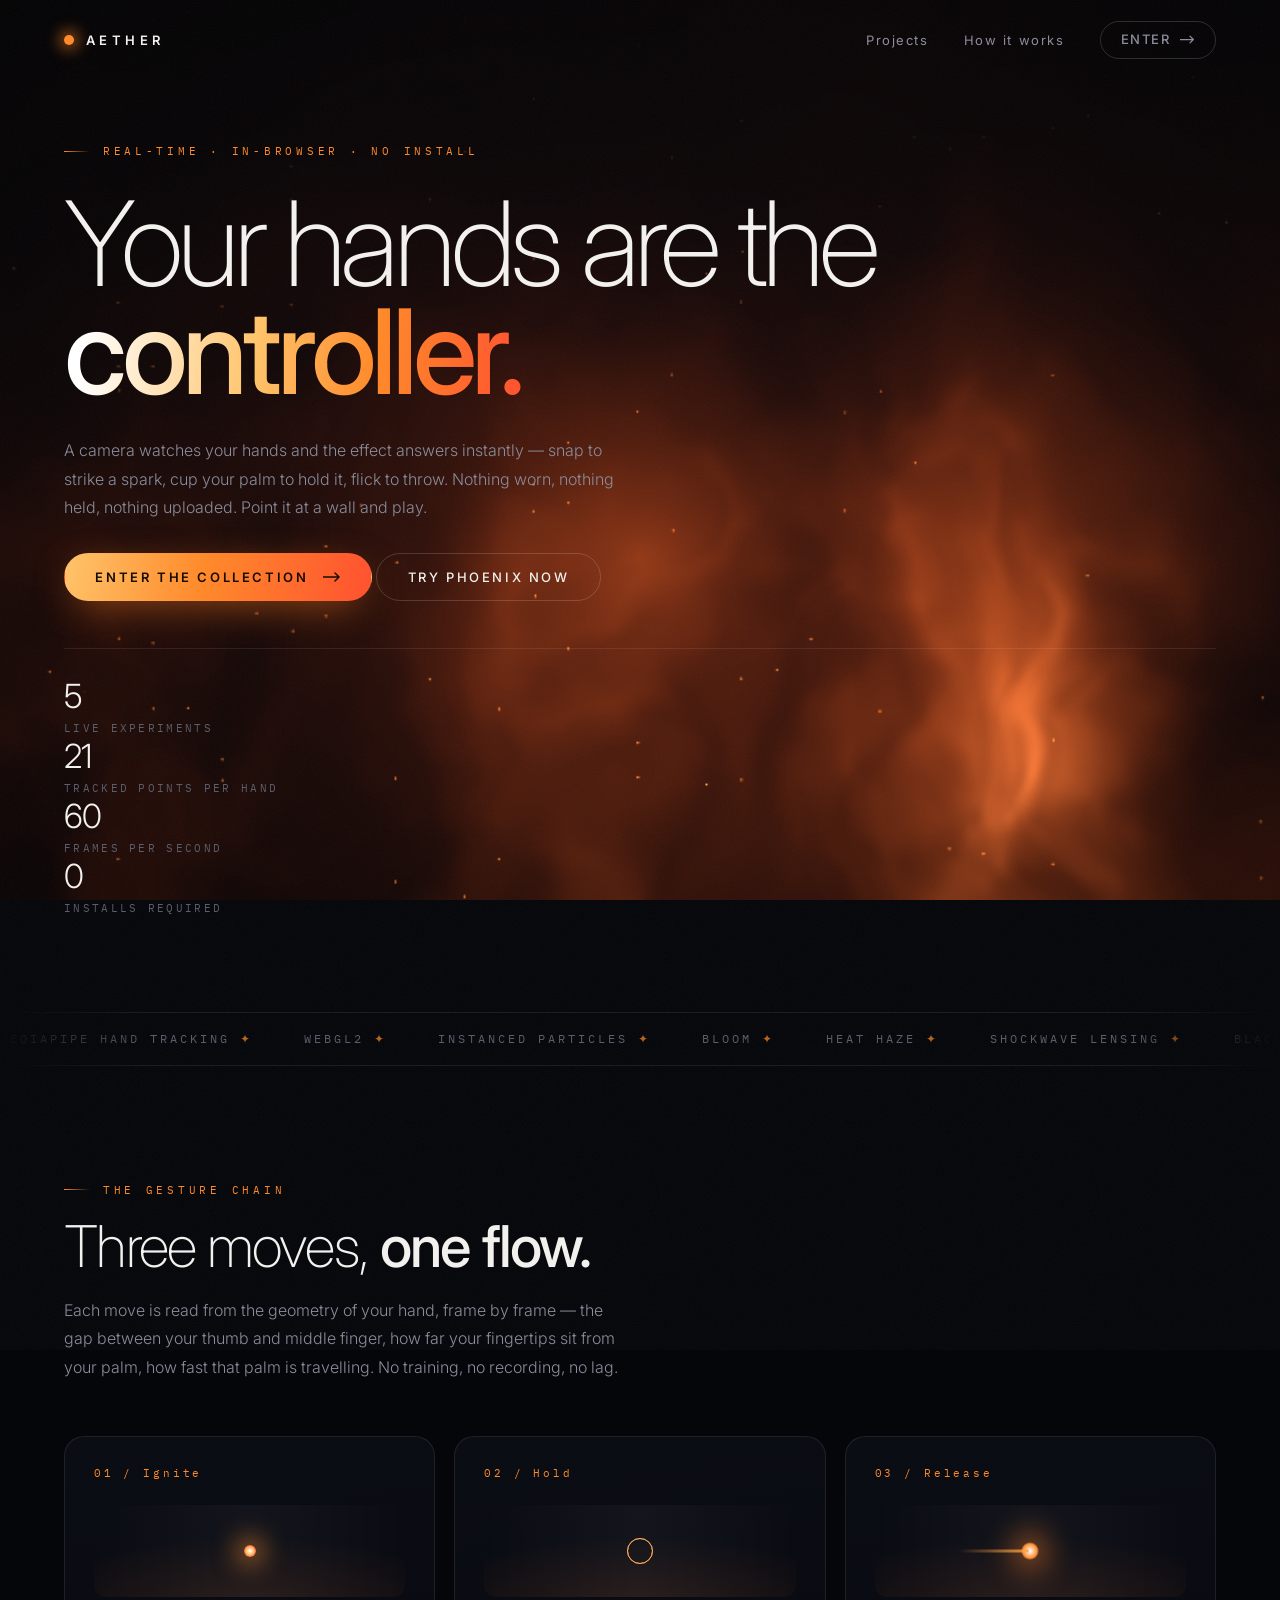
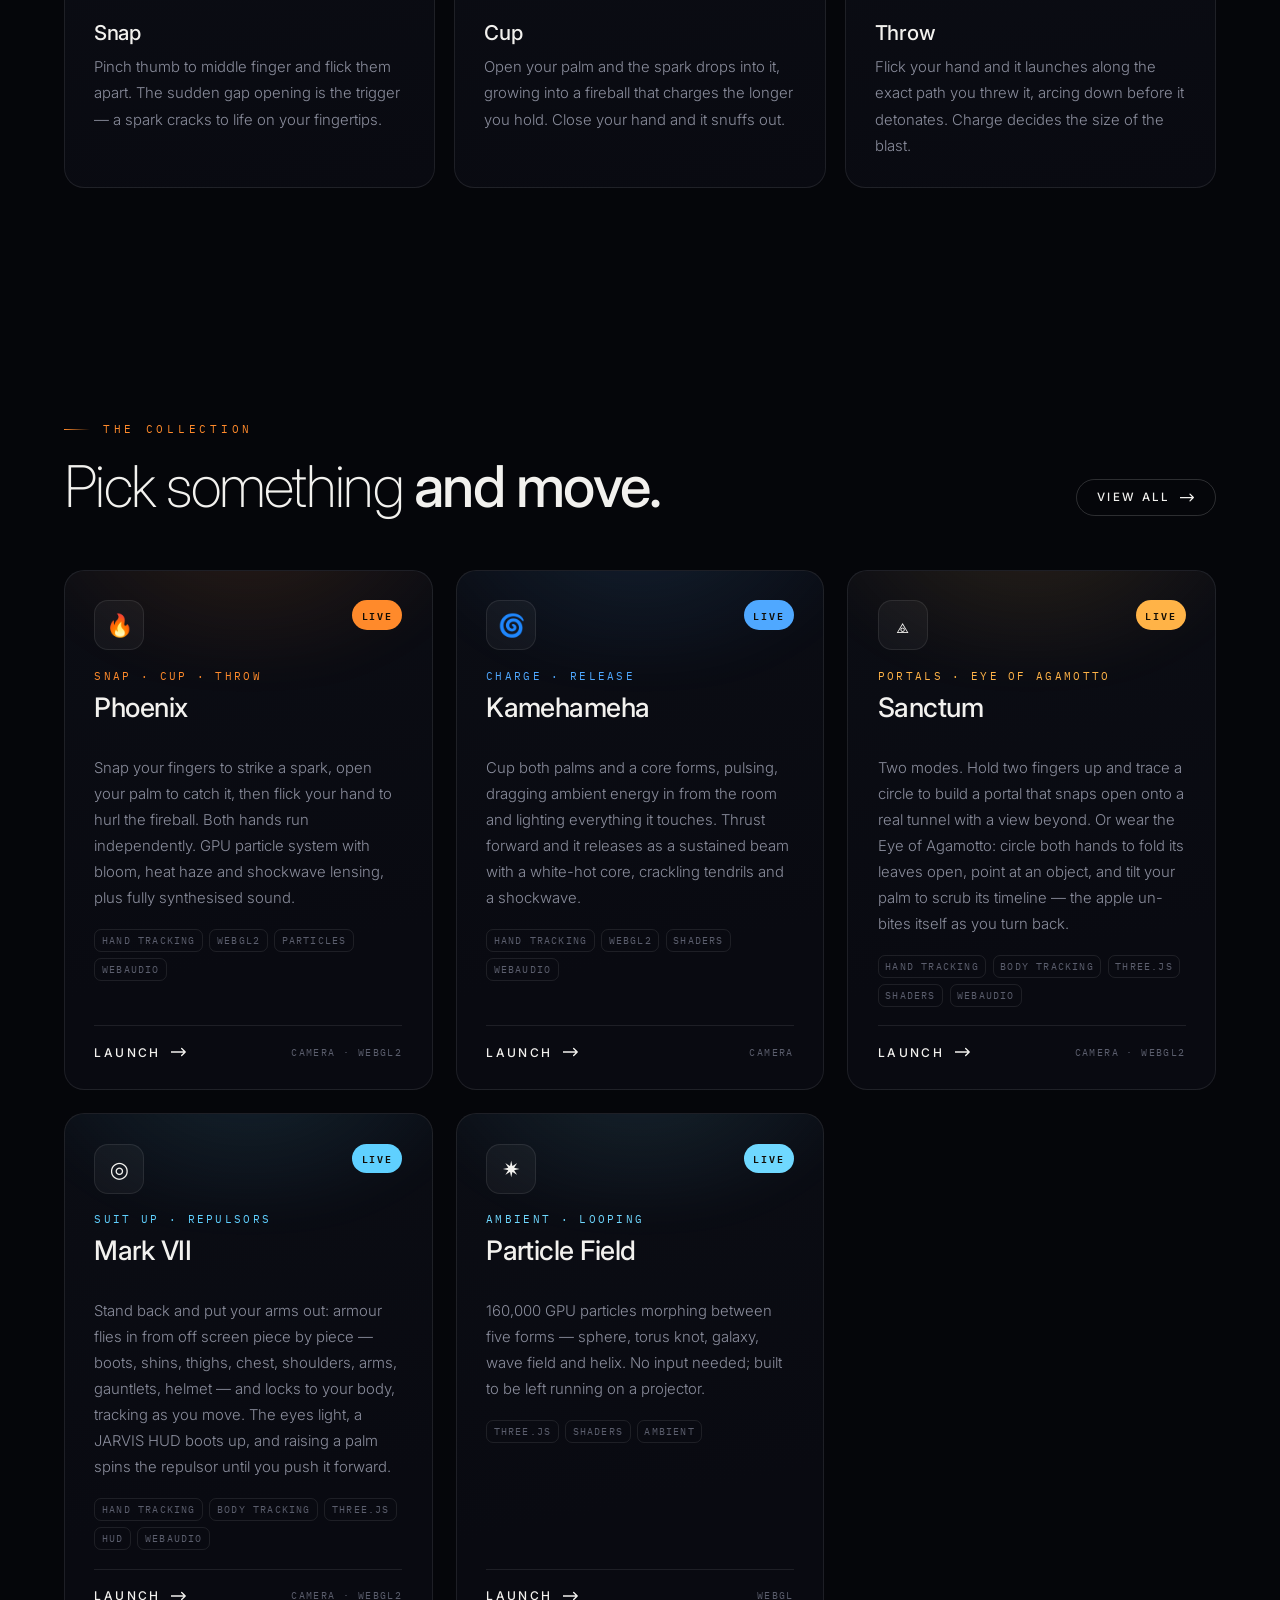
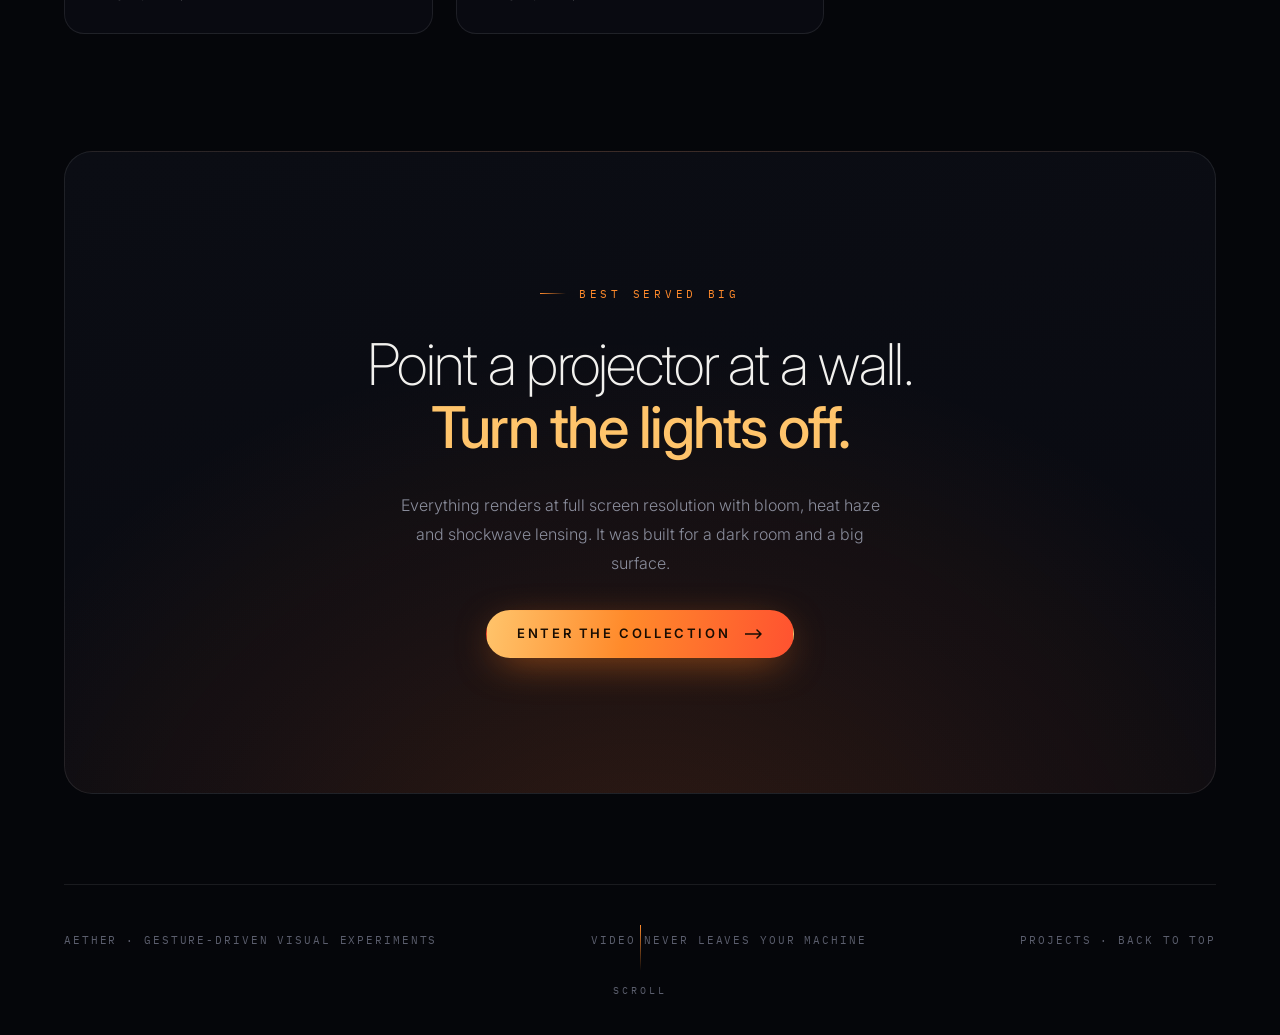
<file: index.html>
<!DOCTYPE html>
<html lang="en">
<head>
<meta charset="utf-8" />
<meta name="viewport" content="width=device-width, initial-scale=1" />
<title>Aether — your hands are the controller</title>
<meta name="description" content="Gesture-driven, camera-tracked visual effects that run in the browser. Snap, cup and throw fire with your hands. Built for projectors." />
<meta name="theme-color" content="#05060a" />
<meta property="og:title" content="Aether — your hands are the controller" />
<meta property="og:description" content="Camera-tracked WebGL effects you drive with your hands. No install, no controller." />
<meta property="og:type" content="website" />
<link rel="icon" href="data:image/svg+xml,<svg xmlns='http://www.w3.org/2000/svg' viewBox='0 0 32 32'><defs><radialGradient id='g'><stop offset='0' stop-color='%23fff'/><stop offset='.45' stop-color='%23ffc46b'/><stop offset='1' stop-color='%23ff5230'/></radialGradient></defs><circle cx='16' cy='16' r='10' fill='url(%23g)'/></svg>" />
<link rel="preconnect" href="https://fonts.googleapis.com" />
<link rel="preconnect" href="https://fonts.gstatic.com" crossorigin />
<link href="https://fonts.googleapis.com/css2?family=Inter:wght@200;300;400;500;600&family=IBM+Plex+Mono:wght@400;500&display=swap" rel="stylesheet" />
<link rel="stylesheet" href="style.css" />
</head>
<body>

<canvas id="bg" aria-hidden="true"></canvas>
<canvas id="trail" aria-hidden="true"></canvas>
<div class="grain" aria-hidden="true"></div>

<nav class="nav" id="nav">
  <div class="nav-in shell">
    <a class="mark" href="#top"><i></i> Aether</a>
    <div class="nav-links">
      <a href="#work" class="hide-sm">Projects</a>
      <a href="#how" class="hide-sm">How it works</a>
      <a class="btn btn-ghost btn-sm" href="projects.html">
        Enter
        <svg width="15" height="9" viewBox="0 0 18 10" fill="none" aria-hidden="true">
          <path d="M0 5h16M12 1l4 4-4 4" stroke="currentColor" stroke-width="1.5" stroke-linecap="round" stroke-linejoin="round"/>
        </svg>
      </a>
    </div>
  </div>
</nav>

<div class="content" id="top">

  <!-- ------------------------------------------------------- hero -->
  <header class="hero shell">
    <div class="eyebrow rise"><span style="animation-delay:.05s">Real-time · In-browser · No install</span></div>

    <h1 class="rise">
      <span style="animation-delay:.12s">Your hands</span>
      <span style="animation-delay:.22s">are the</span>
      <em style="animation-delay:.32s">controller.</em>
    </h1>

    <p class="lead rise"><span style="animation-delay:.44s">
      A camera watches your hands and the effect answers instantly — snap to strike a
      spark, cup your palm to hold it, flick to throw. Nothing worn, nothing held,
      nothing uploaded. Point it at a wall and play.
    </span></p>

    <div class="hero-cta rise"><span style="animation-delay:.56s">
      <a class="btn btn-primary" href="projects.html">
        Enter the collection
        <svg width="18" height="10" viewBox="0 0 18 10" fill="none" aria-hidden="true">
          <path d="M0 5h16M12 1l4 4-4 4" stroke="currentColor" stroke-width="1.5" stroke-linecap="round" stroke-linejoin="round"/>
        </svg>
      </a>
      <a class="btn btn-ghost" href="phoenix.html">Try Phoenix now</a>
    </span></div>

    <div class="stats rise"><span style="animation-delay:.66s">
      <span class="stat"><b id="stat-count">3</b><span>Live experiments</span></span>
      <span class="stat"><b>21</b><span>Tracked points per hand</span></span>
      <span class="stat"><b>60</b><span>Frames per second</span></span>
      <span class="stat"><b>0</b><span>Installs required</span></span>
    </span></div>

    <div class="scroll-cue" aria-hidden="true"><i></i>Scroll</div>
  </header>

  <!-- ------------------------------------------------------- marquee -->
  <div class="marquee" aria-hidden="true">
    <div class="marquee-track" id="marquee"></div>
  </div>

  <!-- ------------------------------------------------------- how -->
  <section class="section shell" id="how">
    <div class="section-head reveal">
      <div class="eyebrow">The gesture chain</div>
      <h2 class="section-title">Three moves, <b>one flow.</b></h2>
      <p class="lead">
        Each move is read from the geometry of your hand, frame by frame — the gap
        between your thumb and middle finger, how far your fingertips sit from your
        palm, how fast that palm is travelling. No training, no recording, no lag.
      </p>
    </div>

    <div class="steps">
      <article class="step reveal">
        <div class="num">01 / Ignite</div>
        <div class="demo"><span class="dot"></span></div>
        <h3>Snap</h3>
        <p>Pinch thumb to middle finger and flick them apart. The sudden gap opening is
           the trigger — a spark cracks to life on your fingertips.</p>
      </article>

      <article class="step reveal" style="transition-delay:.09s">
        <div class="num">02 / Hold</div>
        <div class="demo"><span class="ring"></span><span class="ring d2"></span></div>
        <h3>Cup</h3>
        <p>Open your palm and the spark drops into it, growing into a fireball that
           charges the longer you hold. Close your hand and it snuffs out.</p>
      </article>

      <article class="step reveal" style="transition-delay:.18s">
        <div class="num">03 / Release</div>
        <div class="demo"><span class="comet"></span></div>
        <h3>Throw</h3>
        <p>Flick your hand and it launches along the exact path you threw it, arcing
           down before it detonates. Charge decides the size of the blast.</p>
      </article>
    </div>
  </section>

  <!-- ------------------------------------------------------- work -->
  <section class="section shell" id="work">
    <div class="section-head reveal">
      <div class="head-row">
        <div style="display:grid;gap:1.2rem">
          <div class="eyebrow">The collection</div>
          <h2 class="section-title">Pick something <b>and move.</b></h2>
        </div>
        <a class="btn btn-ghost btn-sm" href="projects.html">
          View all
          <svg width="15" height="9" viewBox="0 0 18 10" fill="none" aria-hidden="true">
            <path d="M0 5h16M12 1l4 4-4 4" stroke="currentColor" stroke-width="1.5" stroke-linecap="round" stroke-linejoin="round"/>
          </svg>
        </a>
      </div>
    </div>
    <div class="grid" id="grid"></div>
  </section>

  <!-- ------------------------------------------------------- closer -->
  <section class="shell" style="padding-bottom:2rem">
    <div class="closer reveal">
      <div class="eyebrow" style="justify-content:center">Best served big</div>
      <h2>Point a projector at a wall. <b>Turn the lights off.</b></h2>
      <p class="lead" style="max-width:48ch">
        Everything renders at full screen resolution with bloom, heat haze and
        shockwave lensing. It was built for a dark room and a big surface.
      </p>
      <a class="btn btn-primary" href="projects.html">
        Enter the collection
        <svg width="18" height="10" viewBox="0 0 18 10" fill="none" aria-hidden="true">
          <path d="M0 5h16M12 1l4 4-4 4" stroke="currentColor" stroke-width="1.5" stroke-linecap="round" stroke-linejoin="round"/>
        </svg>
      </a>
    </div>

    <footer class="foot">
      <div>Aether · Gesture-driven visual experiments</div>
      <div>Video never leaves your machine</div>
      <div><a href="projects.html">Projects</a> · <a href="#top">Back to top</a></div>
    </footer>
  </section>

</div>

<script type="module">
import { projects } from './projects.js';
import { cardHTML, mountReveal, mountNav, mountPageFade, mountBackground, mountTrail }
  from './site.js';

const live = projects.filter(p => p.status === 'live');
document.getElementById('stat-count').textContent = live.length;
document.getElementById('grid').innerHTML = live.map(cardHTML).join('');

const words = ['MediaPipe hand tracking', 'WebGL2', 'Instanced particles', 'Bloom',
  'Heat haze', 'Shockwave lensing', 'Blackbody colour ramp', 'WebAudio synthesis',
  'ACES tonemapping', 'Zero installs'];
document.getElementById('marquee').innerHTML =
  [...words, ...words].map(w => `<span>${w}</span>`).join('');

mountReveal();
mountNav();
mountPageFade();
mountBackground();
mountTrail();
</script>
</body>
</html>
</file>
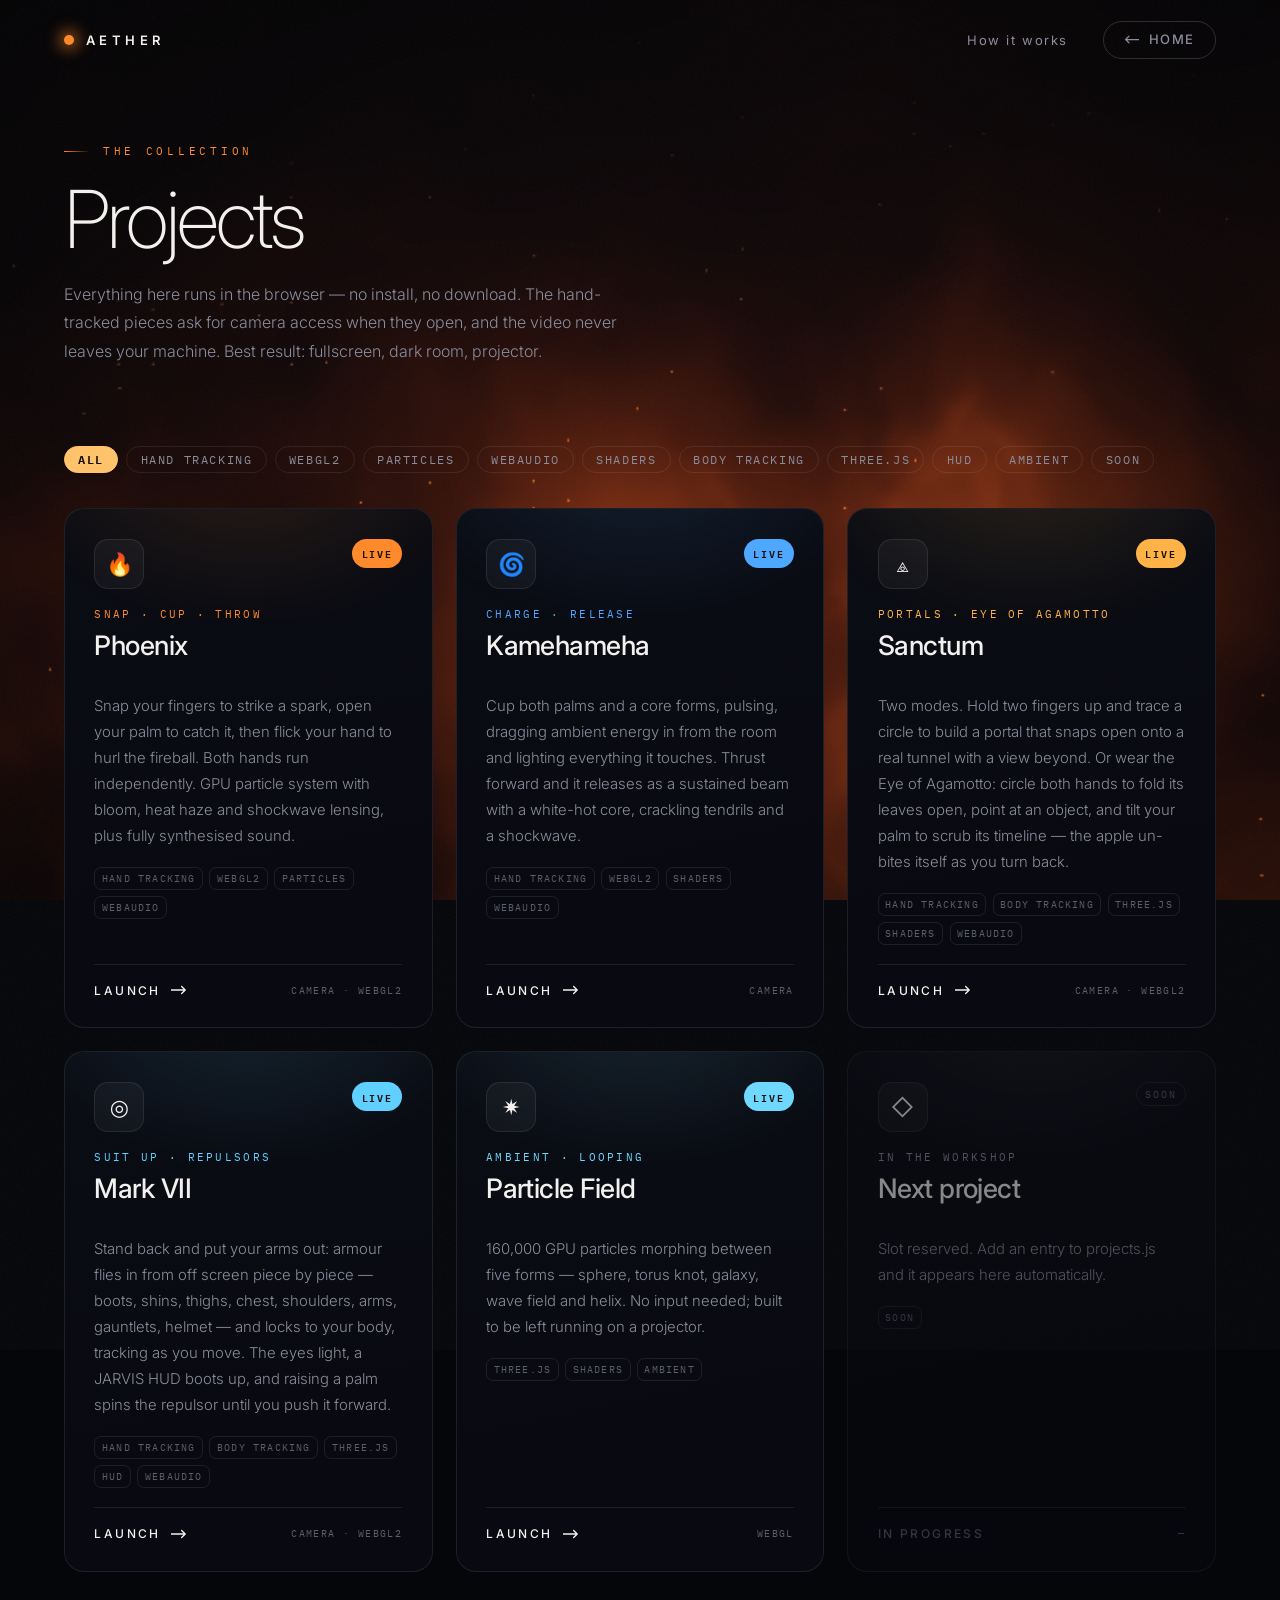
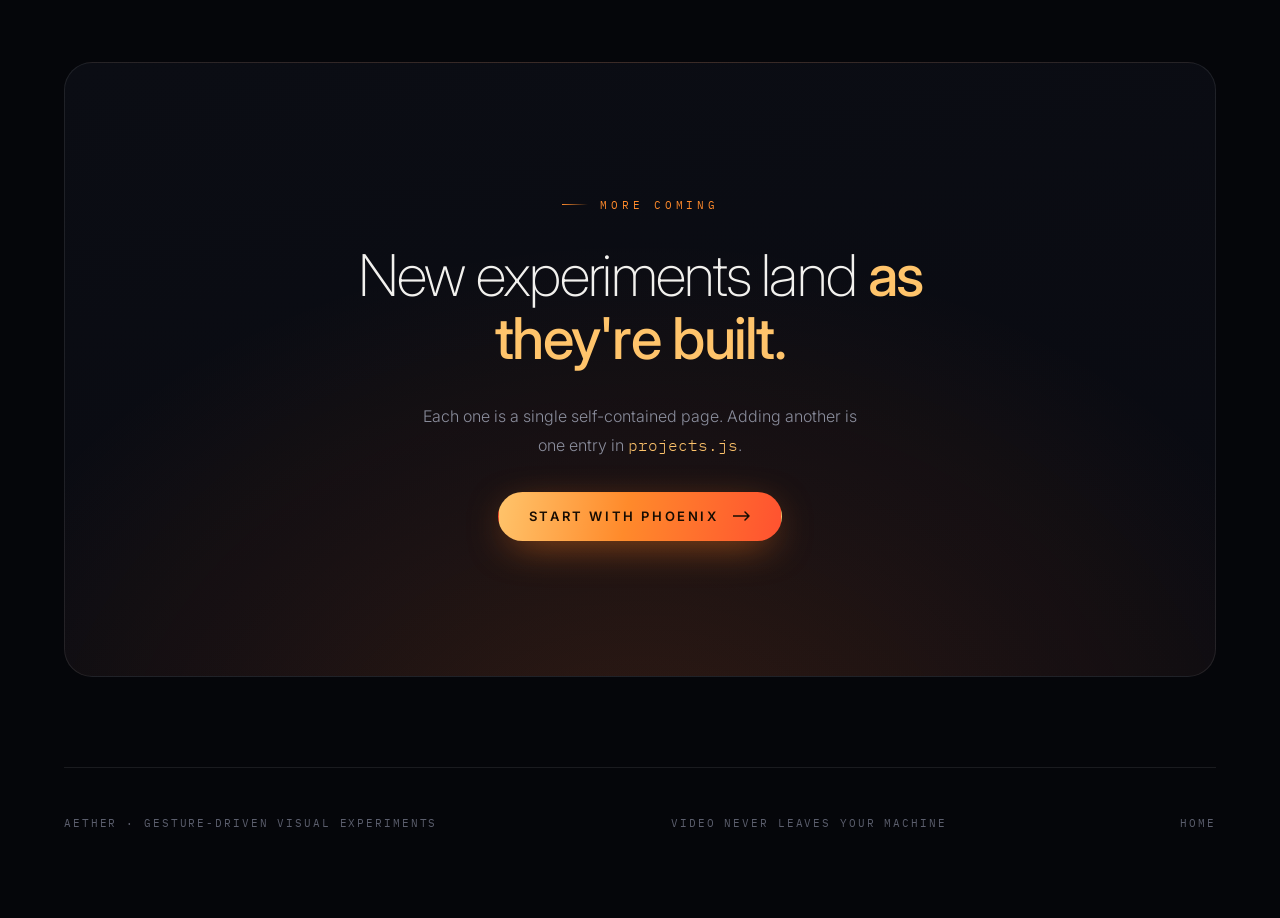
<file: projects.html>
<!DOCTYPE html>
<html lang="en">
<head>
<meta charset="utf-8" />
<meta name="viewport" content="width=device-width, initial-scale=1" />
<title>Projects — Aether</title>
<meta name="description" content="Gesture-driven, camera-tracked visual experiments. Pick one and open it fullscreen." />
<meta name="theme-color" content="#05060a" />
<link rel="icon" href="data:image/svg+xml,<svg xmlns='http://www.w3.org/2000/svg' viewBox='0 0 32 32'><defs><radialGradient id='g'><stop offset='0' stop-color='%23fff'/><stop offset='.45' stop-color='%23ffc46b'/><stop offset='1' stop-color='%23ff5230'/></radialGradient></defs><circle cx='16' cy='16' r='10' fill='url(%23g)'/></svg>" />
<link rel="preconnect" href="https://fonts.googleapis.com" />
<link rel="preconnect" href="https://fonts.gstatic.com" crossorigin />
<link href="https://fonts.googleapis.com/css2?family=Inter:wght@200;300;400;500;600&family=IBM+Plex+Mono:wght@400;500&display=swap" rel="stylesheet" />
<link rel="stylesheet" href="style.css" />
</head>
<body>

<canvas id="bg" aria-hidden="true"></canvas>
<canvas id="trail" aria-hidden="true"></canvas>
<div class="grain" aria-hidden="true"></div>

<nav class="nav" id="nav">
  <div class="nav-in shell">
    <a class="mark" href="index.html"><i></i> Aether</a>
    <div class="nav-links">
      <a href="index.html#how" class="hide-sm">How it works</a>
      <a class="btn btn-ghost btn-sm" href="index.html">
        <svg width="15" height="9" viewBox="0 0 18 10" fill="none" aria-hidden="true">
          <path d="M18 5H2M6 1 2 5l4 4" stroke="currentColor" stroke-width="1.5" stroke-linecap="round" stroke-linejoin="round"/>
        </svg>
        Home
      </a>
    </div>
  </div>
</nav>

<div class="content">
  <main class="shell" style="padding-bottom:2rem">

    <header class="gal-head">
      <div class="eyebrow rise"><span style="animation-delay:.05s">The collection</span></div>
      <h1 class="rise"><span style="animation-delay:.12s">Projects</span></h1>
      <p class="lead rise"><span style="animation-delay:.24s">
        Everything here runs in the browser — no install, no download. The hand-tracked
        pieces ask for camera access when they open, and the video never leaves your
        machine. Best result: fullscreen, dark room, projector.
      </span></p>
    </header>

    <nav class="filters" id="filters" aria-label="Filter projects by tag"></nav>

    <section class="grid" id="grid"></section>
    <p class="empty" id="empty" hidden>Nothing matches that filter.</p>

    <div class="closer reveal" style="margin-top:clamp(4rem,10vh,7rem)">
      <div class="eyebrow" style="justify-content:center">More coming</div>
      <h2>New experiments land <b>as they're built.</b></h2>
      <p class="lead" style="max-width:46ch">
        Each one is a single self-contained page. Adding another is one entry in
        <code style="font-family:var(--mono);color:var(--ember-hi)">projects.js</code>.
      </p>
      <a class="btn btn-primary" href="phoenix.html">
        Start with Phoenix
        <svg width="18" height="10" viewBox="0 0 18 10" fill="none" aria-hidden="true">
          <path d="M0 5h16M12 1l4 4-4 4" stroke="currentColor" stroke-width="1.5" stroke-linecap="round" stroke-linejoin="round"/>
        </svg>
      </a>
    </div>

    <footer class="foot">
      <div>Aether · Gesture-driven visual experiments</div>
      <div>Video never leaves your machine</div>
      <div><a href="index.html">Home</a></div>
    </footer>

  </main>
</div>

<script type="module">
import { projects } from './projects.js';
import { cardHTML, mountReveal, mountNav, mountPageFade, mountBackground, mountTrail }
  from './site.js';

const grid = document.getElementById('grid');
const filters = document.getElementById('filters');
const empty = document.getElementById('empty');
let active = 'All';

function render() {
  const list = projects.filter(p => active === 'All' || p.tags.includes(active));
  grid.innerHTML = list.map(cardHTML).join('');
  empty.hidden = list.length > 0;
  // Cards are rebuilt on every filter change, so re-arm their reveal.
  requestAnimationFrame(() => {
    grid.querySelectorAll('.reveal').forEach(el => el.classList.add('in'));
  });
}

['All', ...new Set(projects.flatMap(p => p.tags))].forEach(t => {
  const b = document.createElement('button');
  b.className = 'chip';
  b.type = 'button';
  b.textContent = t;
  b.setAttribute('aria-pressed', String(t === active));
  b.addEventListener('click', () => {
    active = t;
    [...filters.children].forEach(c =>
      c.setAttribute('aria-pressed', String(c.textContent === active)));
    render();
  });
  filters.appendChild(b);
});

render();
mountReveal();
mountNav();
mountPageFade();
mountBackground();
mountTrail();
</script>
</body>
</html>
</file>
<file: style.css>
/* ==================================================================
   Aether — shared shell for the landing + gallery.
   Project pages (phoenix.html etc.) stay self-contained on purpose.
   ================================================================== */

:root {
  --bg:        #05060a;
  --bg-soft:   #0b0d14;
  --bg-card:   #090a11;
  --line:      rgba(255, 255, 255, .085);
  --line-mid:  rgba(255, 255, 255, .16);
  --line-hot:  rgba(255, 168, 76, .5);

  --text:      #f2f1ee;
  --muted:     #8a8d9c;
  --dim:       #5b5e6d;

  --ember:     #ff8a2b;
  --ember-hi:  #ffc46b;
  --ember-deep:#ff5230;
  --cyan:      #6fd8ff;

  --radius:    20px;
  --shell:     min(1240px, 90vw);
  --ease:      cubic-bezier(.22, .61, .36, 1);
  --ease-out:  cubic-bezier(.16, 1, .3, 1);

  --mono: "IBM Plex Mono", ui-monospace, Consolas, monospace;
  --sans: "Inter", system-ui, -apple-system, "Segoe UI", sans-serif;
}

* { box-sizing: border-box; }

html { scroll-behavior: smooth; }

html, body {
  margin: 0;
  padding: 0;
  background: var(--bg);
  color: var(--text);
  font-family: var(--sans);
  -webkit-font-smoothing: antialiased;
}

body {
  min-height: 100vh;
  overflow-x: hidden;
  transition: opacity .42s var(--ease);
}
body.leaving { opacity: 0; }

a { color: inherit; text-decoration: none; }
::selection { background: rgba(255, 138, 43, .32); }

:focus-visible {
  outline: 2px solid var(--ember);
  outline-offset: 4px;
  border-radius: 6px;
}

::-webkit-scrollbar { width: 10px; }
::-webkit-scrollbar-track { background: #05060a; }
::-webkit-scrollbar-thumb { background: #1c1f2b; border-radius: 10px; border: 3px solid #05060a; }
::-webkit-scrollbar-thumb:hover { background: #2b3040; }

.shell { width: var(--shell); margin: 0 auto; }

/* ------------------------------------------------------------ layers */
#bg, #trail {
  position: fixed;
  inset: 0;
  width: 100%;
  height: 100%;
  display: block;
  pointer-events: none;
}
#bg { z-index: 0; }
#trail { z-index: 1; }

/* film grain, keeps the flat blacks from banding on a projector */
.grain {
  position: fixed;
  inset: -50%;
  z-index: 2;
  pointer-events: none;
  opacity: .045;
  background-image: url("data:image/svg+xml,%3Csvg xmlns='http://www.w3.org/2000/svg' width='220' height='220'%3E%3Cfilter id='n'%3E%3CfeTurbulence type='fractalNoise' baseFrequency='.85' numOctaves='3'/%3E%3C/filter%3E%3Crect width='100%25' height='100%25' filter='url(%23n)'/%3E%3C/svg%3E");
  animation: grainShift 700ms steps(2) infinite;
}
@keyframes grainShift {
  0%   { transform: translate(0, 0); }
  50%  { transform: translate(-1.5%, 1%); }
  100% { transform: translate(1%, -1.5%); }
}

.content { position: relative; z-index: 3; }

/* ------------------------------------------------------------ nav */
.nav {
  position: fixed;
  top: 0; left: 0; right: 0;
  z-index: 20;
  padding: 1.3rem 0;
  transition: background .4s var(--ease), backdrop-filter .4s var(--ease),
              border-color .4s var(--ease), padding .4s var(--ease);
  border-bottom: 1px solid transparent;
}
.nav.stuck {
  padding: .85rem 0;
  background: rgba(5, 6, 10, .72);
  backdrop-filter: blur(16px) saturate(140%);
  border-bottom-color: var(--line);
}
.nav-in { display: flex; align-items: center; justify-content: space-between; gap: 2rem; }

.mark {
  display: inline-flex;
  align-items: center;
  gap: .75rem;
  font-weight: 600;
  letter-spacing: .34em;
  font-size: 13px;
  text-transform: uppercase;
}
.mark i {
  width: 10px; height: 10px; border-radius: 50%;
  background: var(--ember);
  box-shadow: 0 0 16px 3px rgba(255, 138, 43, .8);
  animation: pulse 2.8s var(--ease) infinite;
}
@keyframes pulse {
  0%, 100% { opacity: 1; transform: scale(1); }
  50%      { opacity: .5; transform: scale(.78); }
}

.nav-links { display: flex; align-items: center; gap: 2.2rem; }
.nav-links a {
  font-size: 13px;
  letter-spacing: .12em;
  color: var(--muted);
  transition: color .25s var(--ease);
}
.nav-links a:hover { color: var(--text); }
@media (max-width: 780px) { .nav-links a.hide-sm { display: none; } }

/* ------------------------------------------------------------ buttons */
.btn {
  position: relative;
  display: inline-flex;
  align-items: center;
  gap: .9rem;
  padding: 1.05rem 1.9rem;
  border-radius: 100px;
  border: 1px solid var(--line-mid);
  font: 500 13px/1 var(--sans);
  letter-spacing: .2em;
  text-transform: uppercase;
  cursor: pointer;
  overflow: hidden;
  background: transparent;
  color: var(--text);
  transition: transform .3s var(--ease), border-color .3s var(--ease),
              background .3s var(--ease), color .3s var(--ease);
}
.btn svg { transition: transform .35s var(--ease); }
.btn:hover { transform: translateY(-2px); }
.btn:hover svg { transform: translateX(5px); }
.btn:active { transform: translateY(0) scale(.985); }

.btn-primary {
  border-color: transparent;
  background: linear-gradient(100deg, var(--ember-hi), var(--ember) 45%, var(--ember-deep));
  color: #170c02;
  font-weight: 600;
  box-shadow: 0 10px 40px -12px rgba(255, 122, 30, .75);
}
.btn-primary:hover { box-shadow: 0 16px 52px -12px rgba(255, 122, 30, .95); }

.btn-ghost:hover { border-color: var(--line-hot); background: rgba(255, 138, 43, .08); }

.btn-sm { padding: .72rem 1.25rem; font-size: 11.5px; gap: .6rem; }

/* ------------------------------------------------------------ type */
.eyebrow {
  font-family: var(--mono);
  font-size: 11px;
  letter-spacing: .34em;
  text-transform: uppercase;
  color: var(--ember);
  display: flex;
  align-items: center;
  gap: .8rem;
}
.eyebrow::before {
  content: "";
  width: 26px; height: 1px;
  background: linear-gradient(90deg, var(--ember), transparent);
}

.section-title {
  margin: 0;
  font-size: clamp(2rem, 4.6vw, 3.6rem);
  font-weight: 200;
  letter-spacing: -.03em;
  line-height: 1.05;
}
.section-title b { font-weight: 500; }

.lead {
  margin: 0;
  max-width: 56ch;
  color: var(--muted);
  font-size: clamp(1rem, 1.25vw, 1.12rem);
  line-height: 1.8;
  font-weight: 300;
}

/* ------------------------------------------------------------ hero */
.hero {
  min-height: 100svh;
  display: grid;
  align-content: center;
  gap: clamp(1.6rem, 3.4vh, 2.6rem);
  padding: 9rem 0 6rem;
}

.hero h1 {
  margin: 0;
  font-size: clamp(3rem, 9.2vw, 8.6rem);
  line-height: .92;
  font-weight: 200;
  letter-spacing: -.045em;
  max-width: 15ch;
}
.hero h1 em {
  font-style: normal;
  font-weight: 500;
  background: linear-gradient(96deg, #fff 5%, var(--ember-hi) 42%, var(--ember) 68%, var(--ember-deep));
  -webkit-background-clip: text;
  background-clip: text;
  color: transparent;
}

/* words rise into place on load */
.rise > * {
  display: inline-block;
  opacity: 0;
  transform: translateY(.5em);
  filter: blur(9px);
  animation: rise .95s var(--ease-out) forwards;
}
@keyframes rise {
  to { opacity: 1; transform: none; filter: blur(0); }
}

.hero-cta { display: flex; align-items: center; gap: 1rem; flex-wrap: wrap; }

.stats {
  display: flex;
  gap: clamp(1.6rem, 4vw, 3.4rem);
  flex-wrap: wrap;
  padding-top: clamp(1rem, 3vh, 2rem);
  border-top: 1px solid var(--line);
  margin-top: 1rem;
}
.stat b {
  display: block;
  font-size: clamp(1.5rem, 2.6vw, 2.2rem);
  font-weight: 300;
  letter-spacing: -.02em;
}
.stat span {
  font-family: var(--mono);
  font-size: 10.5px;
  letter-spacing: .22em;
  text-transform: uppercase;
  color: var(--dim);
}

.scroll-cue {
  position: absolute;
  left: 50%;
  bottom: 2.4rem;
  transform: translateX(-50%);
  display: grid;
  justify-items: center;
  gap: .8rem;
  font-family: var(--mono);
  font-size: 10px;
  letter-spacing: .3em;
  text-transform: uppercase;
  color: var(--dim);
}
.scroll-cue i {
  width: 1px; height: 46px;
  background: linear-gradient(180deg, var(--ember), transparent);
  animation: cue 2.2s var(--ease) infinite;
}
@keyframes cue {
  0%   { transform: scaleY(0); transform-origin: top; opacity: 0; }
  35%  { transform: scaleY(1); transform-origin: top; opacity: 1; }
  70%  { transform: scaleY(1); transform-origin: bottom; opacity: 1; }
  100% { transform: scaleY(0); transform-origin: bottom; opacity: 0; }
}

/* ------------------------------------------------------------ marquee */
.marquee {
  overflow: hidden;
  border-block: 1px solid var(--line);
  padding: 1.15rem 0;
  mask-image: linear-gradient(90deg, transparent, #000 12%, #000 88%, transparent);
}
.marquee-track {
  display: flex;
  gap: 3.2rem;
  width: max-content;
  animation: slide 34s linear infinite;
}
.marquee span {
  font-family: var(--mono);
  font-size: 11.5px;
  letter-spacing: .26em;
  text-transform: uppercase;
  color: var(--dim);
  white-space: nowrap;
}
.marquee span::after { content: " ✦"; color: var(--ember); opacity: .7; }
@keyframes slide { to { transform: translateX(-50%); } }

/* ------------------------------------------------------------ sections */
.section { padding: clamp(5rem, 13vh, 9rem) 0; }
.section-head { display: grid; gap: 1.2rem; margin-bottom: clamp(2.5rem, 6vh, 4rem); }
.head-row {
  display: flex;
  align-items: flex-end;
  justify-content: space-between;
  gap: 2rem;
  flex-wrap: wrap;
}

/* reveal on scroll */
.reveal {
  opacity: 0;
  transform: translateY(26px);
  transition: opacity .9s var(--ease-out), transform .9s var(--ease-out);
}
.reveal.in { opacity: 1; transform: none; }

/* ------------------------------------------------------------ steps */
.steps { display: grid; grid-template-columns: repeat(auto-fit, minmax(270px, 1fr)); gap: 1.2rem; }
.step {
  position: relative;
  padding: 1.8rem;
  border: 1px solid var(--line);
  border-radius: var(--radius);
  background: linear-gradient(170deg, var(--bg-soft), var(--bg-card));
  overflow: hidden;
  transition: border-color .4s var(--ease), transform .4s var(--ease);
}
.step:hover { border-color: var(--line-mid); transform: translateY(-4px); }
.step .num {
  font-family: var(--mono);
  font-size: 11px;
  letter-spacing: .26em;
  color: var(--ember);
}
.step h3 { margin: 1.4rem 0 .6rem; font-size: 1.28rem; font-weight: 500; letter-spacing: -.01em; }
.step p { margin: 0; color: var(--muted); line-height: 1.75; font-size: .93rem; font-weight: 300; }

/* little looping demos, pure CSS */
.demo {
  position: relative;
  height: 92px;
  margin-top: 1.6rem;
  border-radius: 12px;
  background: radial-gradient(120% 130% at 50% 120%, rgba(255, 110, 30, .12), transparent 65%);
  overflow: hidden;
}
.demo::after {
  content: "";
  position: absolute;
  inset: 0;
  background: linear-gradient(90deg, transparent, rgba(255, 255, 255, .04), transparent);
}
.dot, .ring, .comet {
  position: absolute;
  border-radius: 50%;
  top: 50%;
  left: 50%;
  transform: translate(-50%, -50%);
}
.dot {
  width: 12px; height: 12px;
  background: radial-gradient(circle, #fff, var(--ember-hi) 40%, var(--ember-deep) 75%, transparent);
  box-shadow: 0 0 26px 6px rgba(255, 140, 40, .75);
  animation: spark 2.4s var(--ease) infinite;
}
@keyframes spark {
  0%, 62% { opacity: 0; transform: translate(-50%, -50%) scale(.2); }
  68%     { opacity: 1; transform: translate(-50%, -50%) scale(1.5); }
  100%    { opacity: .25; transform: translate(-50%, -50%) scale(.85); }
}
.ring {
  width: 26px; height: 26px;
  border: 1.5px solid rgba(255, 170, 80, .85);
  animation: expand 2.4s var(--ease) infinite;
}
.ring.d2 { animation-delay: .5s; }
@keyframes expand {
  0%   { opacity: 0; transform: translate(-50%, -50%) scale(.3); }
  25%  { opacity: .9; }
  100% { opacity: 0; transform: translate(-50%, -50%) scale(3.4); }
}
.comet {
  width: 18px; height: 18px;
  background: radial-gradient(circle, #fff, var(--ember) 55%, transparent 78%);
  box-shadow: 0 0 30px 8px rgba(255, 120, 30, .6);
  animation: fly 2.6s var(--ease) infinite;
}
.comet::before {
  content: "";
  position: absolute;
  right: 60%;
  top: 50%;
  width: 70px; height: 3px;
  transform: translateY(-50%);
  background: linear-gradient(270deg, rgba(255, 160, 60, .85), transparent);
  border-radius: 3px;
}
@keyframes fly {
  0%   { opacity: 0; left: 12%; top: 68%; transform: translate(-50%, -50%) scale(.6); }
  18%  { opacity: 1; }
  75%  { opacity: 1; left: 88%; top: 34%; transform: translate(-50%, -50%) scale(1); }
  100% { opacity: 0; left: 94%; top: 30%; transform: translate(-50%, -50%) scale(1.6); }
}

/* ------------------------------------------------------------ cards */
.grid {
  display: grid;
  grid-template-columns: repeat(auto-fill, minmax(min(350px, 100%), 1fr));
  gap: clamp(1rem, 1.8vw, 1.5rem);
}

.card {
  position: relative;
  display: grid;
  grid-template-rows: auto auto 1fr auto;
  gap: 1.15rem;
  padding: clamp(1.4rem, 2.3vw, 1.95rem);
  border: 1px solid var(--line);
  border-radius: var(--radius);
  background: linear-gradient(168deg, var(--bg-soft), var(--bg-card) 72%);
  overflow: hidden;
  isolation: isolate;
  transition: transform .45s var(--ease), border-color .45s var(--ease);
}
.card::before {                          /* per-project aura, --accent set inline */
  content: "";
  position: absolute;
  z-index: -1;
  inset: -60% -30% auto -30%;
  height: 80%;
  background: radial-gradient(58% 58% at 50% 62%, var(--accent, var(--ember)), transparent 72%);
  opacity: .12;
  filter: blur(20px);
  transition: opacity .5s var(--ease), transform .9s var(--ease);
}
.card:hover { transform: translateY(-6px); border-color: var(--line-mid); }
.card:hover::before { opacity: .32; transform: translateY(8%) scale(1.08); }
.card.soon { opacity: .55; }
.card.soon:hover { transform: none; }

.card-top { display: flex; align-items: flex-start; justify-content: space-between; gap: 1rem; }

.glyph {
  width: 50px; height: 50px;
  display: grid; place-items: center;
  border-radius: 14px;
  border: 1px solid var(--line);
  background: rgba(255, 255, 255, .04);
  font-size: 22px;
  line-height: 1;
}

.badge {
  font-family: var(--mono);
  font-size: 9.5px;
  letter-spacing: .2em;
  text-transform: uppercase;
  padding: .5em .85em;
  border-radius: 100px;
  border: 1px solid var(--line);
  color: var(--dim);
  white-space: nowrap;
}
.badge.live {
  color: #120d05;
  background: var(--accent, var(--ember));
  border-color: transparent;
  font-weight: 600;
}

.card .sub {
  margin: 0 0 .5rem;
  font-family: var(--mono);
  font-size: 10.5px;
  letter-spacing: .22em;
  text-transform: uppercase;
  color: var(--accent, var(--ember));
}
.card h2 {
  margin: 0 0 .85rem;
  font-size: clamp(1.4rem, 2.1vw, 1.75rem);
  font-weight: 500;
  letter-spacing: -.02em;
}
.card p.desc { margin: 0; color: var(--muted); line-height: 1.75; font-size: .93rem; font-weight: 300; }

.tags { display: flex; flex-wrap: wrap; gap: .4rem; margin-top: 1.1rem; }
.tag {
  font-family: var(--mono);
  font-size: 10px;
  letter-spacing: .12em;
  text-transform: uppercase;
  color: var(--dim);
  border: 1px solid var(--line);
  border-radius: 7px;
  padding: .4em .65em;
}

.card-foot {
  display: flex;
  align-items: center;
  justify-content: space-between;
  gap: 1rem;
  padding-top: 1.15rem;
  border-top: 1px solid var(--line);
}
.launch {
  display: inline-flex;
  align-items: center;
  gap: .65rem;
  font-size: 12px;
  letter-spacing: .2em;
  text-transform: uppercase;
  font-weight: 500;
  transition: gap .3s var(--ease);
}
.card:hover .launch { gap: 1rem; }
.needs { font-family: var(--mono); font-size: 10px; letter-spacing: .14em; text-transform: uppercase; color: var(--dim); }
.stretched::after { content: ""; position: absolute; inset: 0; z-index: 1; }

/* ------------------------------------------------------------ closing cta */
.closer {
  position: relative;
  display: grid;
  justify-items: center;
  text-align: center;
  gap: 2rem;
  padding: clamp(5rem, 15vh, 10rem) clamp(1.5rem, 5vw, 5rem);
  border: 1px solid var(--line);
  border-radius: 28px;
  background:
    radial-gradient(90% 130% at 50% 120%, rgba(255, 110, 30, .16), transparent 70%),
    linear-gradient(170deg, var(--bg-soft), var(--bg-card));
  overflow: hidden;
}
.closer h2 {
  margin: 0;
  max-width: 18ch;
  font-size: clamp(1.9rem, 5vw, 3.6rem);
  font-weight: 200;
  line-height: 1.1;
  letter-spacing: -.03em;
}
.closer h2 b { font-weight: 500; color: var(--ember-hi); }

/* ------------------------------------------------------------ footer */
.foot {
  display: flex;
  justify-content: space-between;
  gap: 1.4rem;
  flex-wrap: wrap;
  padding: 3rem 0 3.5rem;
  margin-top: clamp(4rem, 10vh, 7rem);
  border-top: 1px solid var(--line);
  font-family: var(--mono);
  font-size: 10.5px;
  letter-spacing: .18em;
  text-transform: uppercase;
  color: var(--dim);
}
.foot a:hover { color: var(--text); }

/* ------------------------------------------------------------ gallery page */
.gal-head { display: grid; gap: 1.3rem; padding: 9rem 0 clamp(2rem, 5vh, 3.4rem); }
.gal-head h1 {
  margin: 0;
  font-size: clamp(2.4rem, 7vw, 5rem);
  font-weight: 200;
  letter-spacing: -.035em;
  line-height: 1;
}

.filters { display: flex; gap: .5rem; flex-wrap: wrap; padding: clamp(1.4rem, 4vh, 2.2rem) 0; }
.chip {
  border: 1px solid var(--line);
  background: transparent;
  color: var(--muted);
  border-radius: 100px;
  padding: .58em 1.15em;
  font: 400 11.5px/1 var(--mono);
  letter-spacing: .14em;
  text-transform: uppercase;
  cursor: pointer;
  transition: all .25s var(--ease);
}
.chip:hover { color: var(--text); border-color: var(--line-mid); }
.chip[aria-pressed="true"] {
  color: #120d05;
  background: var(--ember-hi);
  border-color: var(--ember-hi);
  font-weight: 600;
}
.empty { color: var(--dim); padding: 3rem 0; text-align: center; letter-spacing: .1em; }

@media (max-width: 620px) {
  .hero { padding-top: 7rem; }
  .hero h1 { font-size: clamp(2.6rem, 13vw, 4.4rem); }
  .btn { padding: .95rem 1.5rem; }
}

@media (prefers-reduced-motion: reduce) {
  html { scroll-behavior: auto; }
  *, *::before, *::after { animation-duration: .01ms !important; animation-iteration-count: 1 !important; transition-duration: .01ms !important; }
  .reveal { opacity: 1; transform: none; }
  .rise > * { opacity: 1; transform: none; filter: none; }
}
</file>
